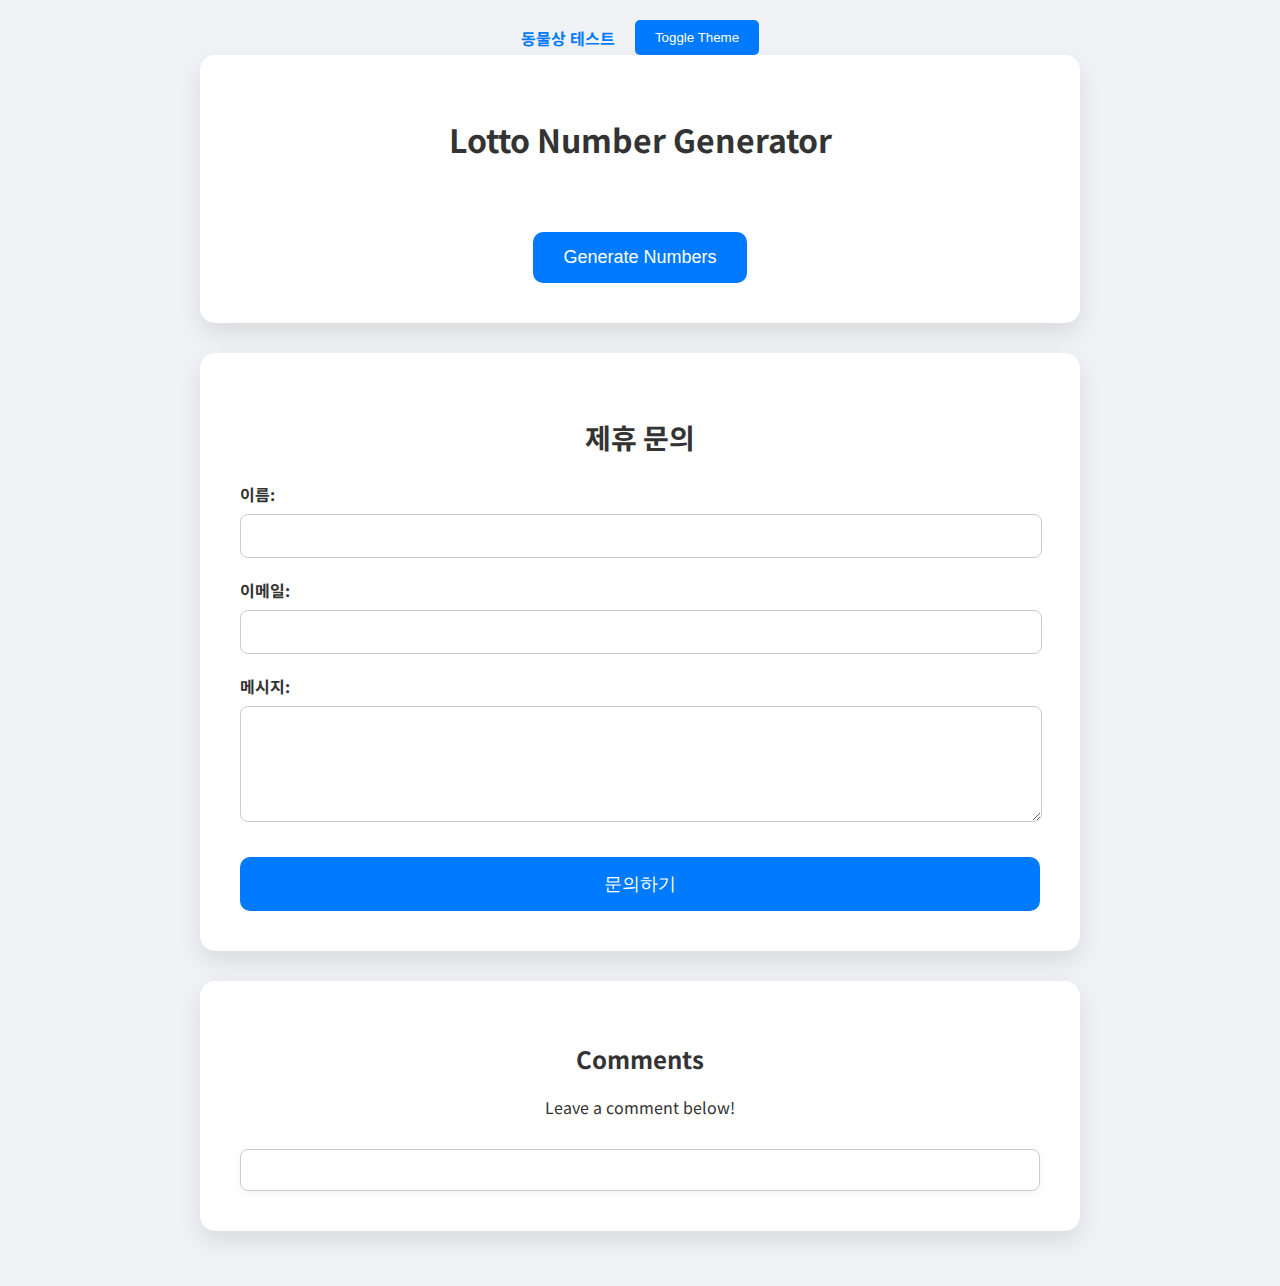
<file: index.html>
<!DOCTYPE html>
<html lang="en">
<head>
    <meta charset="UTF-8">
    <meta name="viewport" content="width=device-width, initial-scale=1.0">
    <title>Lotto Number Generator</title>
    <link rel="stylesheet" href="style.css">
</head>
<body>
    <div class="theme-toggle-container">
        <a href="animal_face_test.html" class="nav-link">동물상 테스트</a>
        <button id="theme-toggle">Toggle Theme</button>
    </div>
    <div class="container">
        <h1>Lotto Number Generator</h1>
        <div class="numbers-container">
        </div>
        <button class="generate-btn">Generate Numbers</button>
    </div>

    <div class="contact-form-container container">
        <h2>제휴 문의</h2>
        <form action="https://formspree.io/f/xojwnwbn" method="POST">
            <div class="form-group">
                <label for="name">이름:</label>
                <input type="text" id="name" name="name" required>
            </div>
            <div class="form-group">
                <label for="email">이메일:</label>
                <input type="email" id="email" name="email" required>
            </div>
            <div class="form-group">
                <label for="message">메시지:</label>
                <textarea id="message" name="message" rows="5" required></textarea>
            </div>
            <button type="submit" class="submit-btn">문의하기</button>
        </form>
    </div>

    <div class="comments-container container">
        <h2>Comments</h2>
        <p>Leave a comment below!</p>
        <div class="giscus-container">
            <script src="https://giscus.app/client.js"
                    data-repo="makrisk-rich/product-builder-makrisk"
                    data-repo-id="R_kgDORD2yjQ"
                    data-category="Announcements"
                    data-category-id="DIC_kwDORD2yjc4C1oVQ"
                    data-mapping="pathname"
                    data-strict="0"
                    data-reactions-enabled="1"
                    data-emit-metadata="0"
                    data-input-position="bottom"
                    data-theme="dark"
                    data-lang="ko"
                    crossorigin="anonymous"
                    async>
            </script>
        </div>
    </div>

    <script src="main.js"></script>
</body>
</html>
</file>
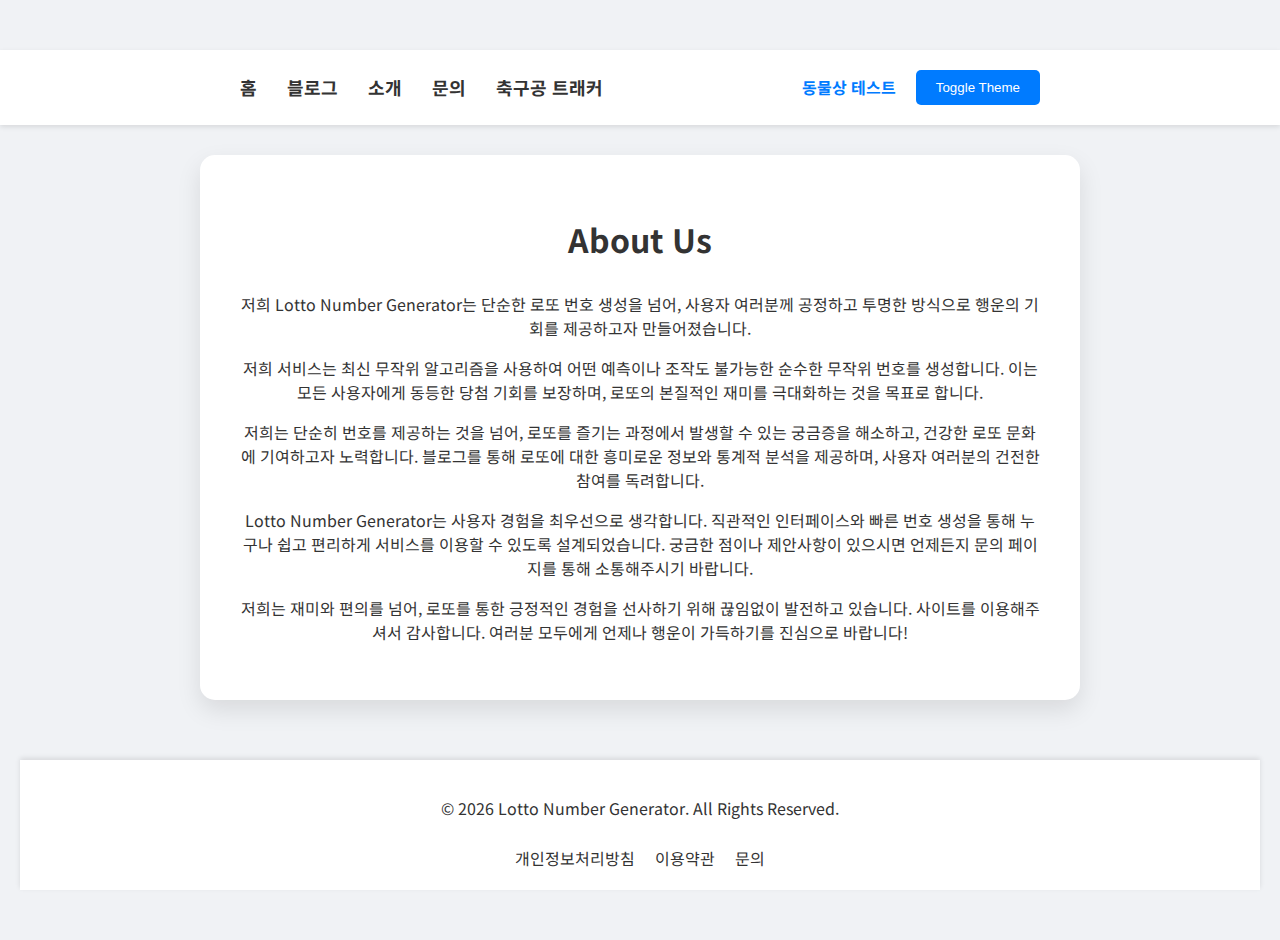
<file: about.html>
<!DOCTYPE html>
<html lang="ko">
<head>
    <meta charset="UTF-8">
    <meta name="viewport" content="width=device-width, initial-scale=1.0">
    <title>About Us - Lotto Number Generator</title>
    <link rel="stylesheet" href="style.css">
</head>
<body>
    <header>
        <div class="header-container">
            <nav>
                <ul>
                    <li><a href="index.html">홈</a></li>
                    <li><a href="blog.html">블로그</a></li>
                    <li><a href="about.html">소개</a></li>
                    <li><a href="contact.html">문의</a></li>
                    <li><a href="soccer_tracker.html">축구공 트래커</a></li>
                </ul>
            </nav>
            <div class="theme-toggle-container">
                <a href="animal_face_test.html" class="nav-link">동물상 테스트</a>
                <button id="theme-toggle">Toggle Theme</button>
            </div>
        </div>
    </header>
    <div class="container">
        <h1>About Us</h1>
        <p>저희 Lotto Number Generator는 단순한 로또 번호 생성을 넘어, 사용자 여러분께 공정하고 투명한 방식으로 행운의 기회를 제공하고자 만들어졌습니다.</p>
        <p>저희 서비스는 최신 무작위 알고리즘을 사용하여 어떤 예측이나 조작도 불가능한 순수한 무작위 번호를 생성합니다. 이는 모든 사용자에게 동등한 당첨 기회를 보장하며, 로또의 본질적인 재미를 극대화하는 것을 목표로 합니다.</p>
        <p>저희는 단순히 번호를 제공하는 것을 넘어, 로또를 즐기는 과정에서 발생할 수 있는 궁금증을 해소하고, 건강한 로또 문화에 기여하고자 노력합니다. 블로그를 통해 로또에 대한 흥미로운 정보와 통계적 분석을 제공하며, 사용자 여러분의 건전한 참여를 독려합니다.</p>
        <p>Lotto Number Generator는 사용자 경험을 최우선으로 생각합니다. 직관적인 인터페이스와 빠른 번호 생성을 통해 누구나 쉽고 편리하게 서비스를 이용할 수 있도록 설계되었습니다. 궁금한 점이나 제안사항이 있으시면 언제든지 문의 페이지를 통해 소통해주시기 바랍니다.</p>
        <p>저희는 재미와 편의를 넘어, 로또를 통한 긍정적인 경험을 선사하기 위해 끊임없이 발전하고 있습니다. 사이트를 이용해주셔서 감사합니다. 여러분 모두에게 언제나 행운이 가득하기를 진심으로 바랍니다!</p>
    </div>
    <footer>
        <div class="footer-container">
            <p>&copy; 2026 Lotto Number Generator. All Rights Reserved.</p>
            <ul>
                <li><a href="privacy.html">개인정보처리방침</a></li>
                <li><a href="terms.html">이용약관</a></li>
                <li><a href="contact.html">문의</a></li>
            </ul>
        </div>
    </footer>
    <script src="main.js"></script>
</body>
</html>
</file>
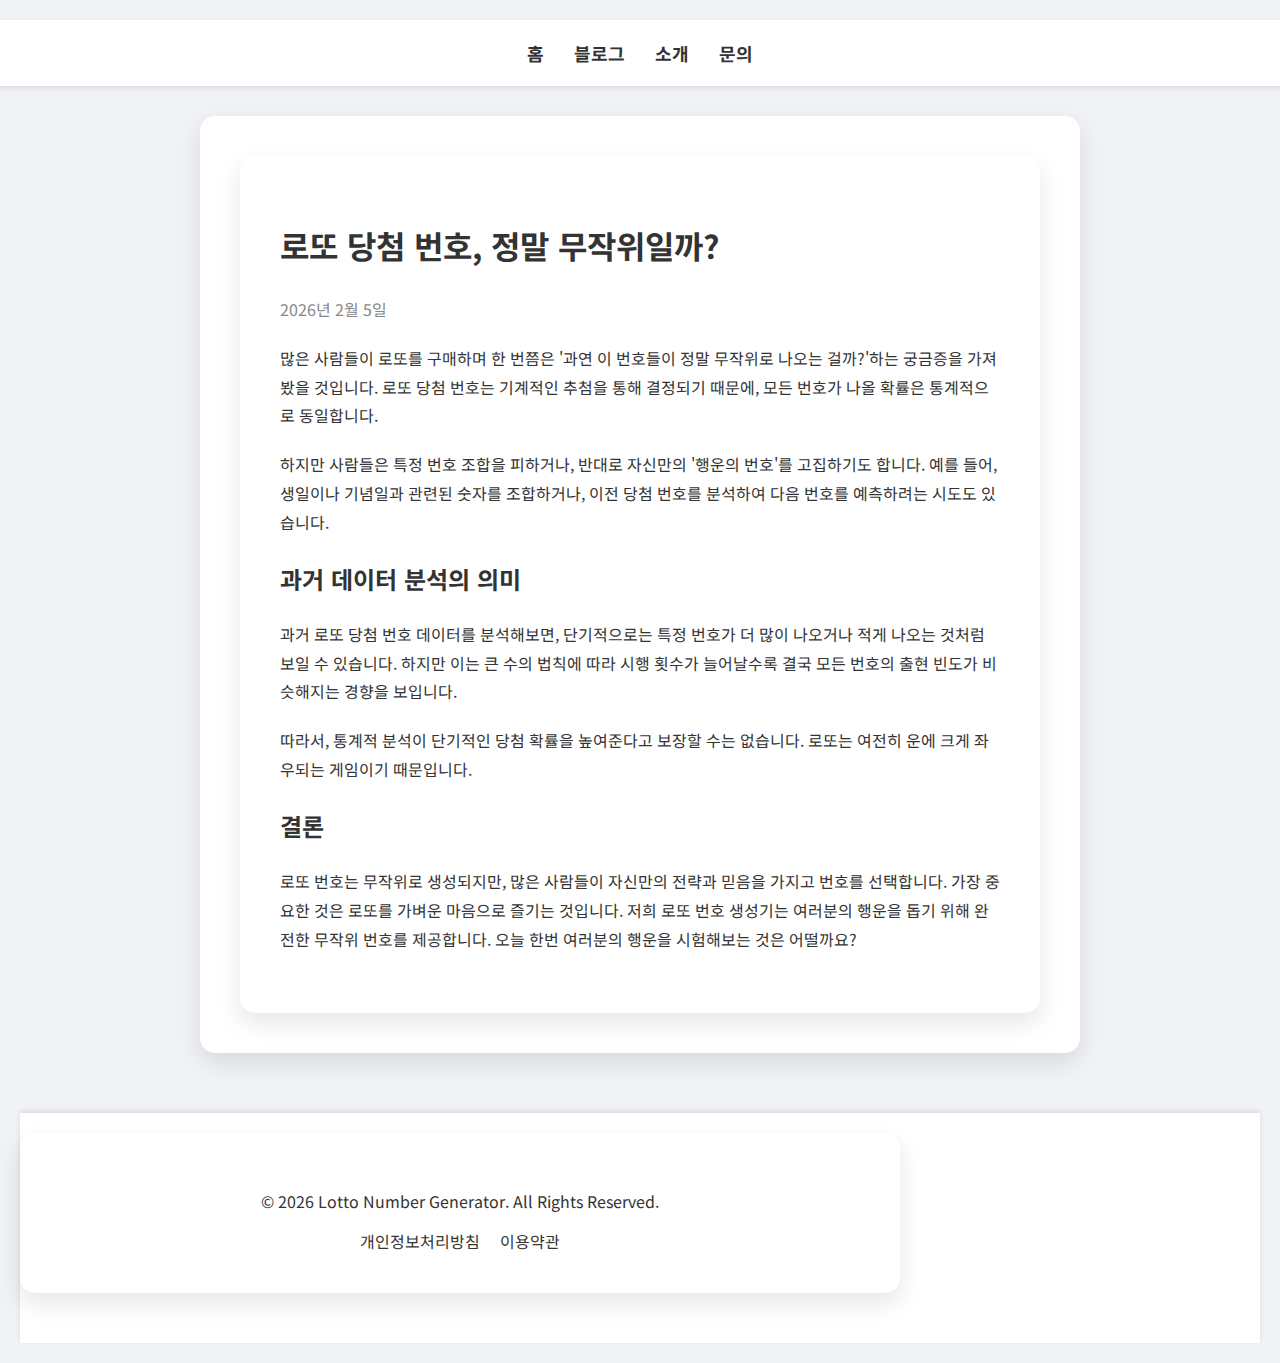
<file: blog-post-1.html>
<!DOCTYPE html>
<html lang="ko">
<head>
    <meta charset="UTF-8">
    <meta name="viewport" content="width=device-width, initial-scale=1.0">
    <title>로또 당첨 번호, 정말 무작위일까? - Lotto Number Generator</title>
    <link rel="stylesheet" href="style.css">
</head>
<body>
    <header>
        <nav>
            <ul>
                <li><a href="index.html">홈</a></li>
                <li><a href="blog.html">블로그</a></li>
                <li><a href="about.html">소개</a></li>
                <li><a href="contact.html">문의</a></li>
            </ul>
        </nav>
    </header>
    <div class="container">
        <article>
            <h1>로또 당첨 번호, 정말 무작위일까?</h1>
            <p><em>2026년 2월 5일</em></p>
            <p>많은 사람들이 로또를 구매하며 한 번쯤은 '과연 이 번호들이 정말 무작위로 나오는 걸까?'하는 궁금증을 가져봤을 것입니다. 로또 당첨 번호는 기계적인 추첨을 통해 결정되기 때문에, 모든 번호가 나올 확률은 통계적으로 동일합니다.</p>
            <p>하지만 사람들은 특정 번호 조합을 피하거나, 반대로 자신만의 '행운의 번호'를 고집하기도 합니다. 예를 들어, 생일이나 기념일과 관련된 숫자를 조합하거나, 이전 당첨 번호를 분석하여 다음 번호를 예측하려는 시도도 있습니다.</p>
            <h2>과거 데이터 분석의 의미</h2>
            <p>과거 로또 당첨 번호 데이터를 분석해보면, 단기적으로는 특정 번호가 더 많이 나오거나 적게 나오는 것처럼 보일 수 있습니다. 하지만 이는 큰 수의 법칙에 따라 시행 횟수가 늘어날수록 결국 모든 번호의 출현 빈도가 비슷해지는 경향을 보입니다.</p>
            <p>따라서, 통계적 분석이 단기적인 당첨 확률을 높여준다고 보장할 수는 없습니다. 로또는 여전히 운에 크게 좌우되는 게임이기 때문입니다.</p>
            <h2>결론</h2>
            <p>로또 번호는 무작위로 생성되지만, 많은 사람들이 자신만의 전략과 믿음을 가지고 번호를 선택합니다. 가장 중요한 것은 로또를 가벼운 마음으로 즐기는 것입니다. 저희 로또 번호 생성기는 여러분의 행운을 돕기 위해 완전한 무작위 번호를 제공합니다. 오늘 한번 여러분의 행운을 시험해보는 것은 어떨까요?</p>
        </article>
    </div>
    <footer>
        <div class="container">
            <p>&copy; 2026 Lotto Number Generator. All Rights Reserved.</p>
            <ul>
                <li><a href="privacy.html">개인정보처리방침</a></li>
                <li><a href="terms.html">이용약관</a></li>
            </ul>
        </div>
    </footer>
</body>
</html>
</file>
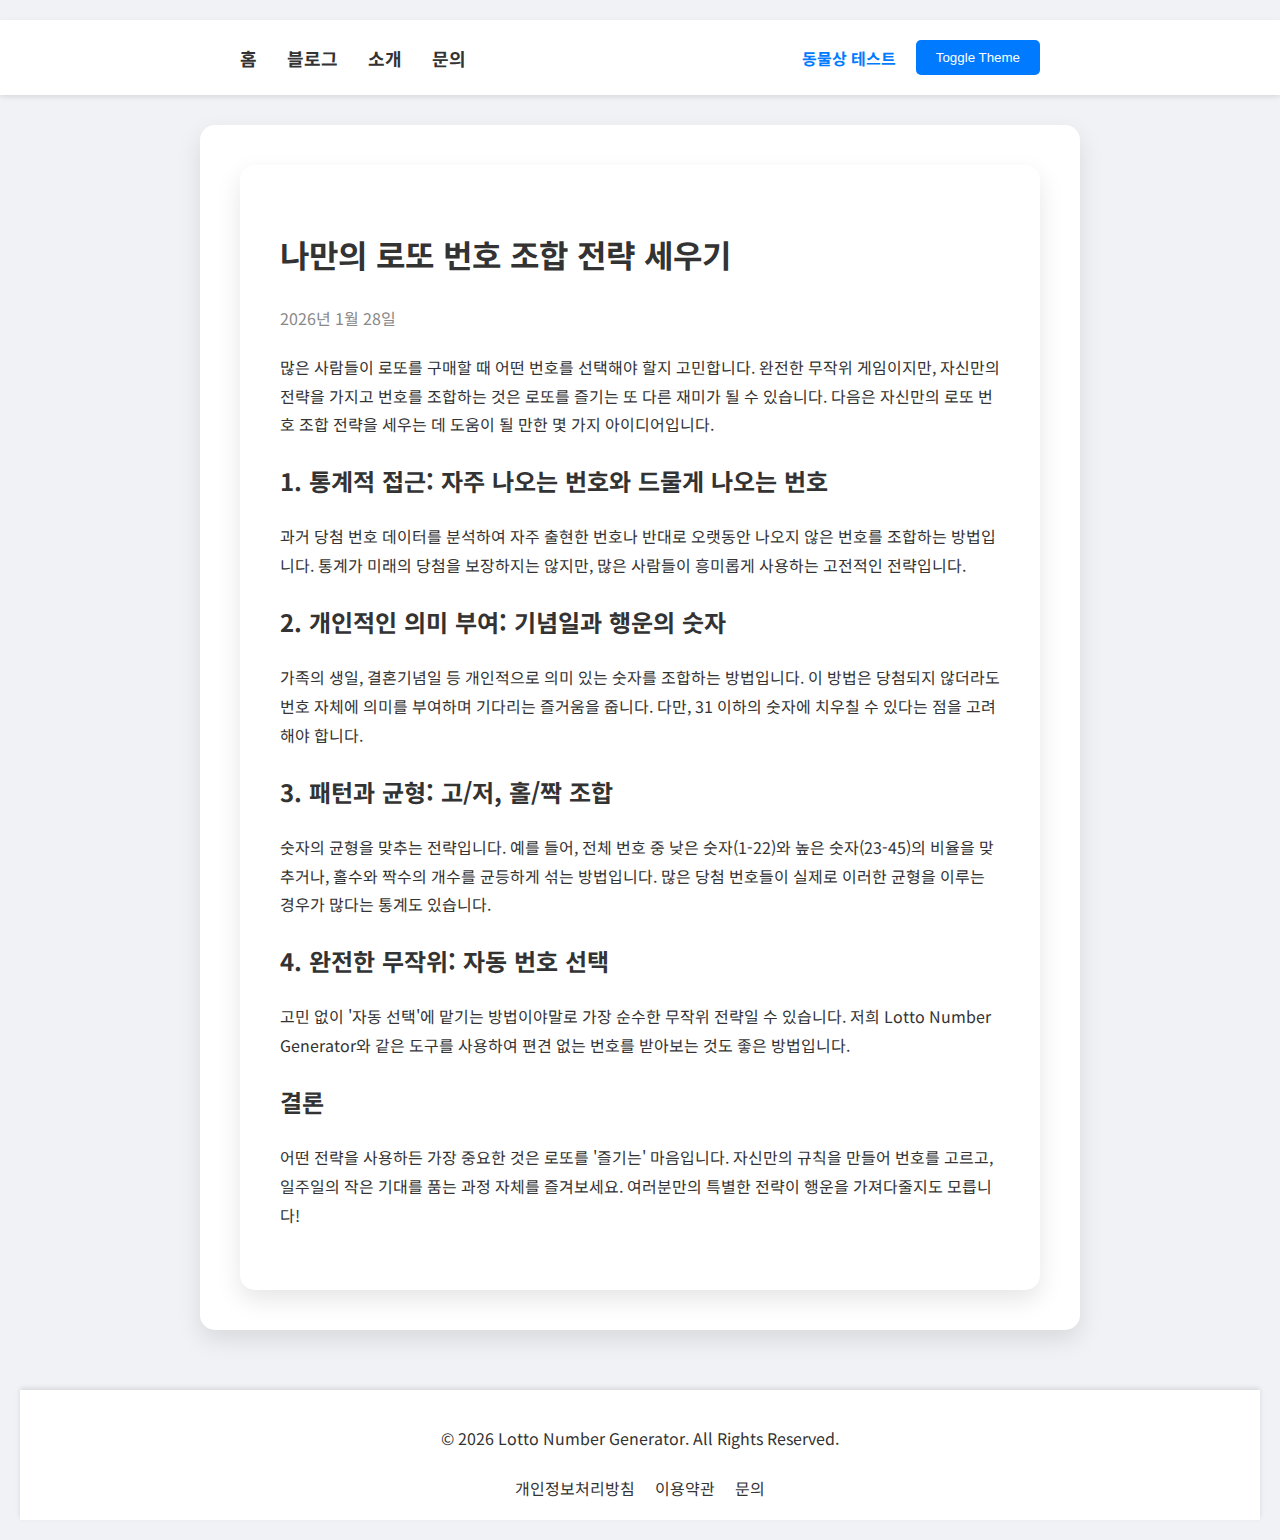
<file: blog-post-2.html>
<!DOCTYPE html>
<html lang="ko">
<head>
    <meta charset="UTF-8">
    <meta name="viewport" content="width=device-width, initial-scale=1.0">
    <title>나만의 로또 번호 조합 전략 세우기 - Lotto Number Generator</title>
    <link rel="stylesheet" href="style.css">
</head>
<body>
    <header>
        <div class="header-container">
            <nav>
                <ul>
                    <li><a href="index.html">홈</a></li>
                    <li><a href="blog.html">블로그</a></li>
                    <li><a href="about.html">소개</a></li>
                    <li><a href="contact.html">문의</a></li>
                </ul>
            </nav>
            <div class="theme-toggle-container">
                <a href="animal_face_test.html" class="nav-link">동물상 테스트</a>
                <button id="theme-toggle">Toggle Theme</button>
            </div>
        </div>
    </header>
    <div class="container">
        <article>
            <h1>나만의 로또 번호 조합 전략 세우기</h1>
            <p><em>2026년 1월 28일</em></p>
            <p>많은 사람들이 로또를 구매할 때 어떤 번호를 선택해야 할지 고민합니다. 완전한 무작위 게임이지만, 자신만의 전략을 가지고 번호를 조합하는 것은 로또를 즐기는 또 다른 재미가 될 수 있습니다. 다음은 자신만의 로또 번호 조합 전략을 세우는 데 도움이 될 만한 몇 가지 아이디어입니다.</p>
            
            <h2>1. 통계적 접근: 자주 나오는 번호와 드물게 나오는 번호</h2>
            <p>과거 당첨 번호 데이터를 분석하여 자주 출현한 번호나 반대로 오랫동안 나오지 않은 번호를 조합하는 방법입니다. 통계가 미래의 당첨을 보장하지는 않지만, 많은 사람들이 흥미롭게 사용하는 고전적인 전략입니다.</p>

            <h2>2. 개인적인 의미 부여: 기념일과 행운의 숫자</h2>
            <p>가족의 생일, 결혼기념일 등 개인적으로 의미 있는 숫자를 조합하는 방법입니다. 이 방법은 당첨되지 않더라도 번호 자체에 의미를 부여하며 기다리는 즐거움을 줍니다. 다만, 31 이하의 숫자에 치우칠 수 있다는 점을 고려해야 합니다.</p>

            <h2>3. 패턴과 균형: 고/저, 홀/짝 조합</h2>
            <p>숫자의 균형을 맞추는 전략입니다. 예를 들어, 전체 번호 중 낮은 숫자(1-22)와 높은 숫자(23-45)의 비율을 맞추거나, 홀수와 짝수의 개수를 균등하게 섞는 방법입니다. 많은 당첨 번호들이 실제로 이러한 균형을 이루는 경우가 많다는 통계도 있습니다.</p>

            <h2>4. 완전한 무작위: 자동 번호 선택</h2>
            <p>고민 없이 '자동 선택'에 맡기는 방법이야말로 가장 순수한 무작위 전략일 수 있습니다. 저희 Lotto Number Generator와 같은 도구를 사용하여 편견 없는 번호를 받아보는 것도 좋은 방법입니다.</p>

            <h2>결론</h2>
            <p>어떤 전략을 사용하든 가장 중요한 것은 로또를 '즐기는' 마음입니다. 자신만의 규칙을 만들어 번호를 고르고, 일주일의 작은 기대를 품는 과정 자체를 즐겨보세요. 여러분만의 특별한 전략이 행운을 가져다줄지도 모릅니다!</p>
        </article>
    </div>
    <footer>
        <div class="footer-container">
            <p>&copy; 2026 Lotto Number Generator. All Rights Reserved.</p>
            <ul>
                <li><a href="privacy.html">개인정보처리방침</a></li>
                <li><a href="terms.html">이용약관</a></li>
                <li><a href="contact.html">문의</a></li>
            </ul>
        </div>
    </footer>
    <script src="main.js"></script>
</body>
</html>
</file>
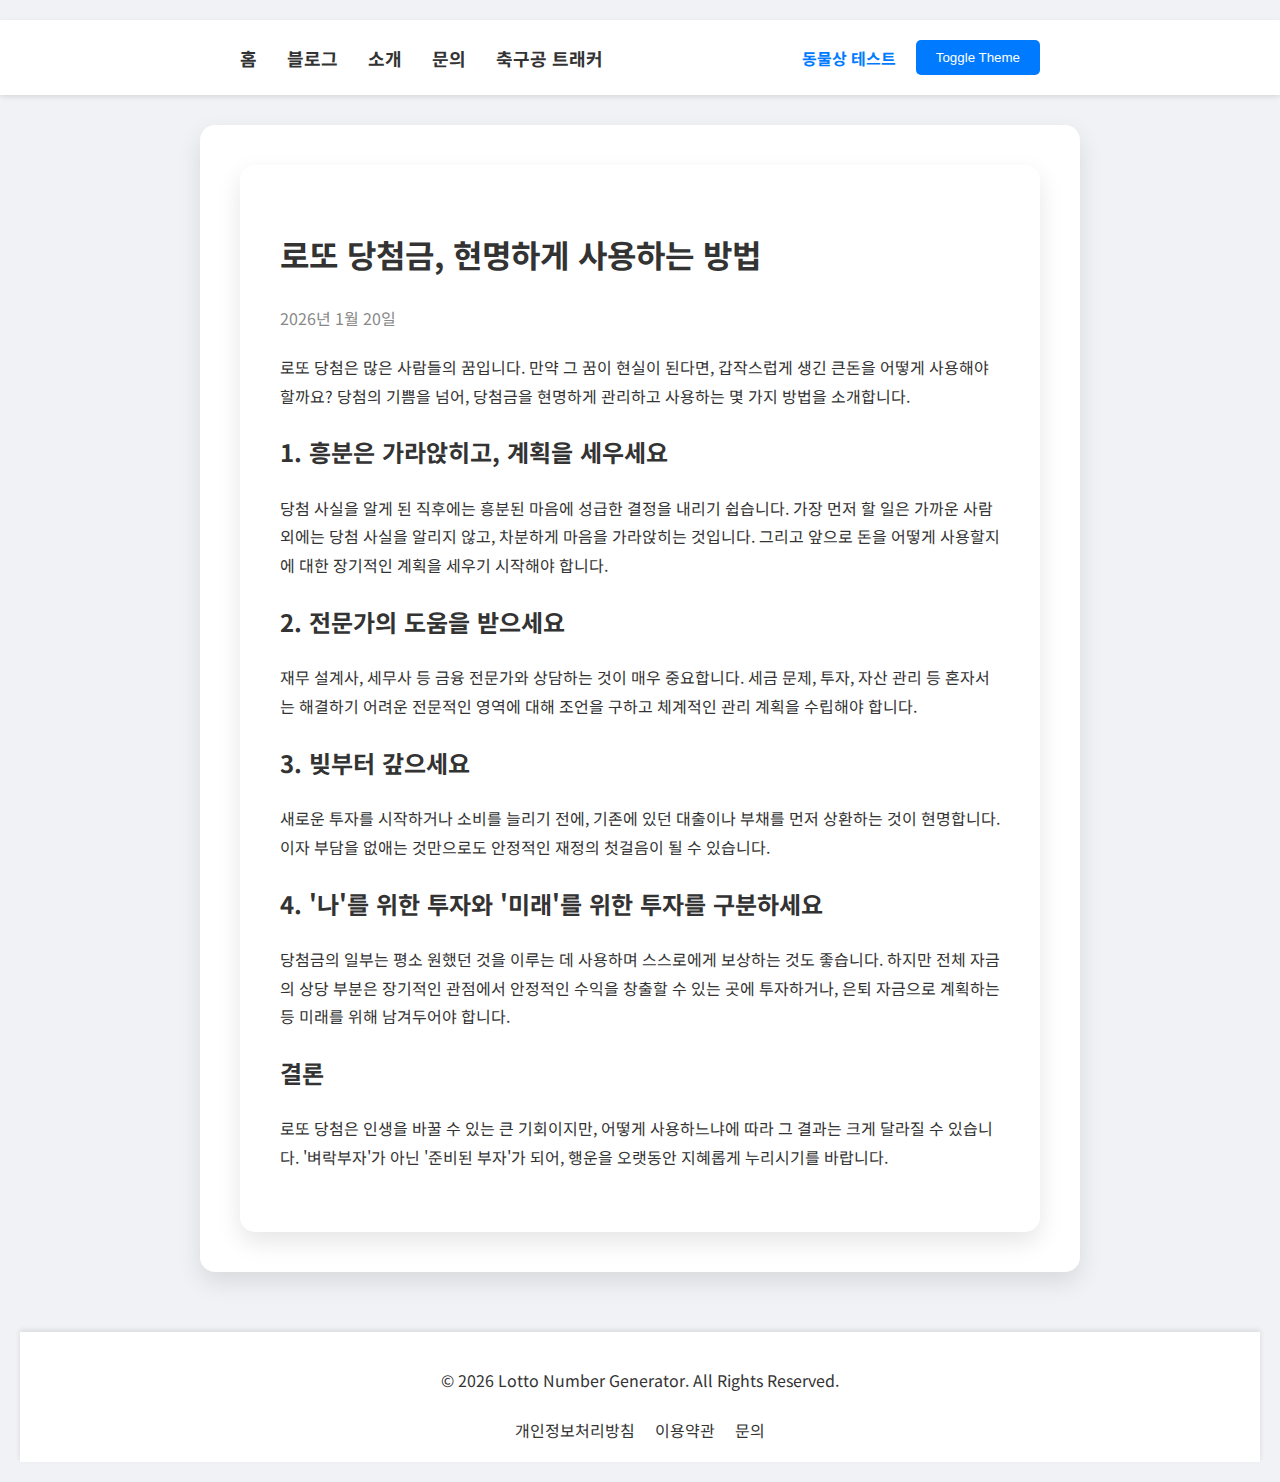
<file: blog-post-3.html>
<!DOCTYPE html>
<html lang="ko">
<head>
    <meta charset="UTF-8">
    <meta name="viewport" content="width=device-width, initial-scale=1.0">
    <title>로또 당첨금, 현명하게 사용하는 방법 - Lotto Number Generator</title>
    <link rel="stylesheet" href="style.css">
</head>
<body>
    <header>
        <div class="header-container">
            <nav>
                <ul>
                    <li><a href="index.html">홈</a></li>
                    <li><a href="blog.html">블로그</a></li>
                    <li><a href="about.html">소개</a></li>
                    <li><a href="contact.html">문의</a></li>
                    <li><a href="soccer_tracker.html">축구공 트래커</a></li>
                </ul>
            </nav>
            <div class="theme-toggle-container">
                <a href="animal_face_test.html" class="nav-link">동물상 테스트</a>
                <button id="theme-toggle">Toggle Theme</button>
            </div>
        </div>
    </header>
    <div class="container">
        <article>
            <h1>로또 당첨금, 현명하게 사용하는 방법</h1>
            <p><em>2026년 1월 20일</em></p>
            <p>로또 당첨은 많은 사람들의 꿈입니다. 만약 그 꿈이 현실이 된다면, 갑작스럽게 생긴 큰돈을 어떻게 사용해야 할까요? 당첨의 기쁨을 넘어, 당첨금을 현명하게 관리하고 사용하는 몇 가지 방법을 소개합니다.</p>
            
            <h2>1. 흥분은 가라앉히고, 계획을 세우세요</h2>
            <p>당첨 사실을 알게 된 직후에는 흥분된 마음에 성급한 결정을 내리기 쉽습니다. 가장 먼저 할 일은 가까운 사람 외에는 당첨 사실을 알리지 않고, 차분하게 마음을 가라앉히는 것입니다. 그리고 앞으로 돈을 어떻게 사용할지에 대한 장기적인 계획을 세우기 시작해야 합니다.</p>

            <h2>2. 전문가의 도움을 받으세요</h2>
            <p>재무 설계사, 세무사 등 금융 전문가와 상담하는 것이 매우 중요합니다. 세금 문제, 투자, 자산 관리 등 혼자서는 해결하기 어려운 전문적인 영역에 대해 조언을 구하고 체계적인 관리 계획을 수립해야 합니다.</p>

            <h2>3. 빚부터 갚으세요</h2>
            <p>새로운 투자를 시작하거나 소비를 늘리기 전에, 기존에 있던 대출이나 부채를 먼저 상환하는 것이 현명합니다. 이자 부담을 없애는 것만으로도 안정적인 재정의 첫걸음이 될 수 있습니다.</p>

            <h2>4. '나'를 위한 투자와 '미래'를 위한 투자를 구분하세요</h2>
            <p>당첨금의 일부는 평소 원했던 것을 이루는 데 사용하며 스스로에게 보상하는 것도 좋습니다. 하지만 전체 자금의 상당 부분은 장기적인 관점에서 안정적인 수익을 창출할 수 있는 곳에 투자하거나, 은퇴 자금으로 계획하는 등 미래를 위해 남겨두어야 합니다.</p>

            <h2>결론</h2>
            <p>로또 당첨은 인생을 바꿀 수 있는 큰 기회이지만, 어떻게 사용하느냐에 따라 그 결과는 크게 달라질 수 있습니다. '벼락부자'가 아닌 '준비된 부자'가 되어, 행운을 오랫동안 지혜롭게 누리시기를 바랍니다.</p>
        </article>
    </div>
    <footer>
        <div class="footer-container">
            <p>&copy; 2026 Lotto Number Generator. All Rights Reserved.</p>
            <ul>
                <li><a href="privacy.html">개인정보처리방침</a></li>
                <li><a href="terms.html">이용약관</a></li>
                <li><a href="contact.html">문의</a></li>
            </ul>
        </div>
    </footer>
    <script src="main.js"></script>
</body>
</html>
</file>
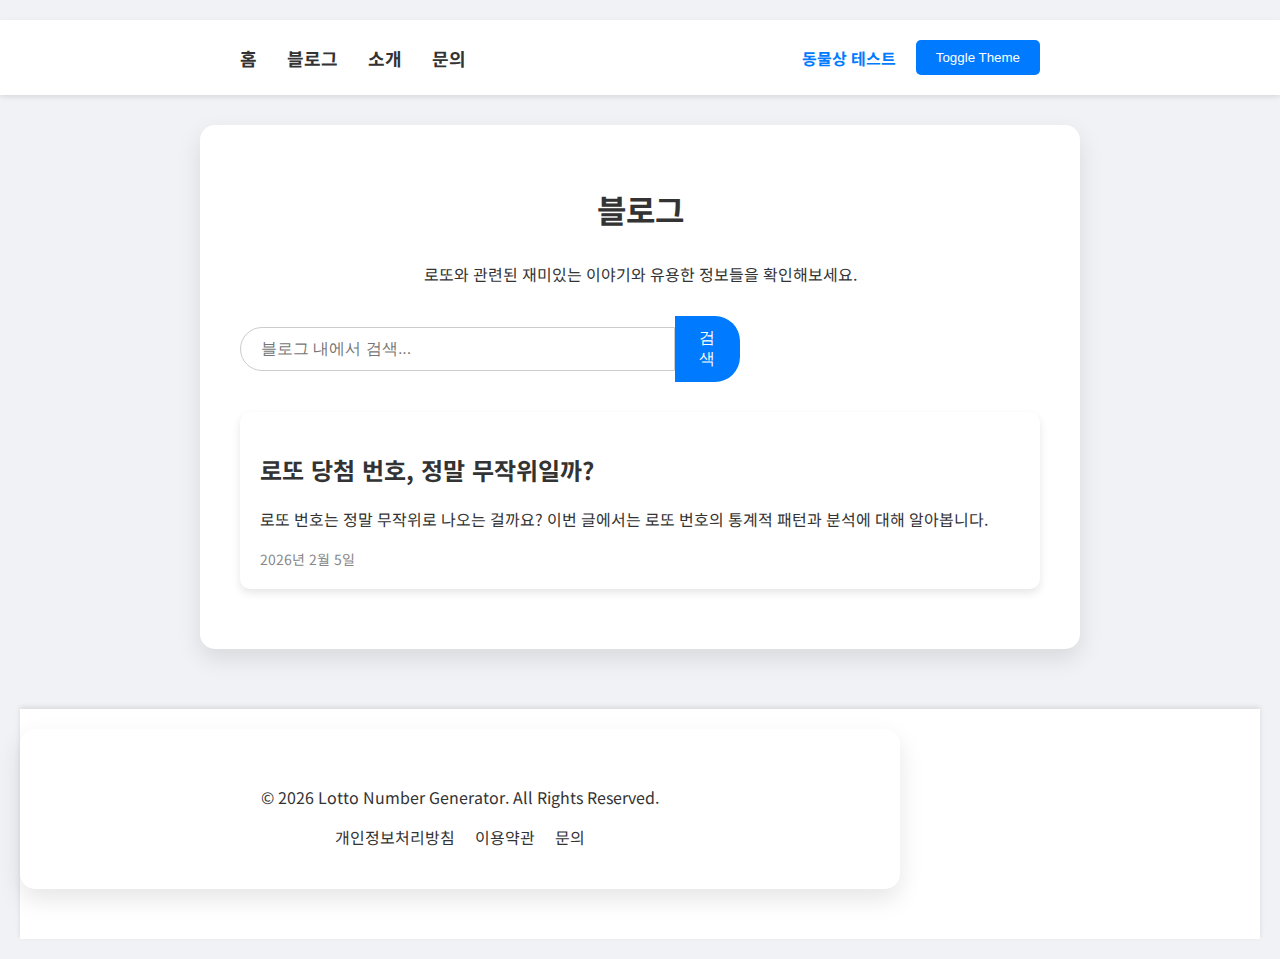
<file: blog.html>
<!DOCTYPE html>
<html lang="ko">
<head>
    <meta charset="UTF-8">
    <meta name="viewport" content="width=device-width, initial-scale=1.0">
    <title>블로그 - Lotto Number Generator</title>
    <link rel="stylesheet" href="style.css">
</head>
<body>
    <header>
        <div class="header-container">
            <nav>
                <ul>
                    <li><a href="index.html">홈</a></li>
                    <li><a href="blog.html">블로그</a></li>
                    <li><a href="about.html">소개</a></li>
                    <li><a href="contact.html">문의</a></li>
                </ul>
            </nav>
            <div class="theme-toggle-container">
                <a href="animal_face_test.html" class="nav-link">동물상 테스트</a>
                <button id="theme-toggle">Toggle Theme</button>
            </div>
        </div>
    </header>
    <div class="container">
        <h1>블로그</h1>
        <p>로또와 관련된 재미있는 이야기와 유용한 정보들을 확인해보세요.</p>
        <div class="search-bar-container">
            <input type="text" id="blog-search" placeholder="블로그 내에서 검색...">
            <button id="search-btn">검색</button>
        </div>
        <div class="blog-list">
            <div class="blog-post-summary">
                <h2><a href="blog-post-1.html">로또 당첨 번호, 정말 무작위일까?</a></h2>
                <p>로또 번호는 정말 무작위로 나오는 걸까요? 이번 글에서는 로또 번호의 통계적 패턴과 분석에 대해 알아봅니다.</p>
                <span>2026년 2월 5일</span>
            </div>
        </div>
    </div>
    <footer>
        <div class="container">
            <p>&copy; 2026 Lotto Number Generator. All Rights Reserved.</p>
            <ul>
                <li><a href="privacy.html">개인정보처리방침</a></li>
                <li><a href="terms.html">이용약관</a></li>
                <li><a href="contact.html">문의</a></li>
            </ul>
        </div>
    </footer>
</body>
</html>
</file>
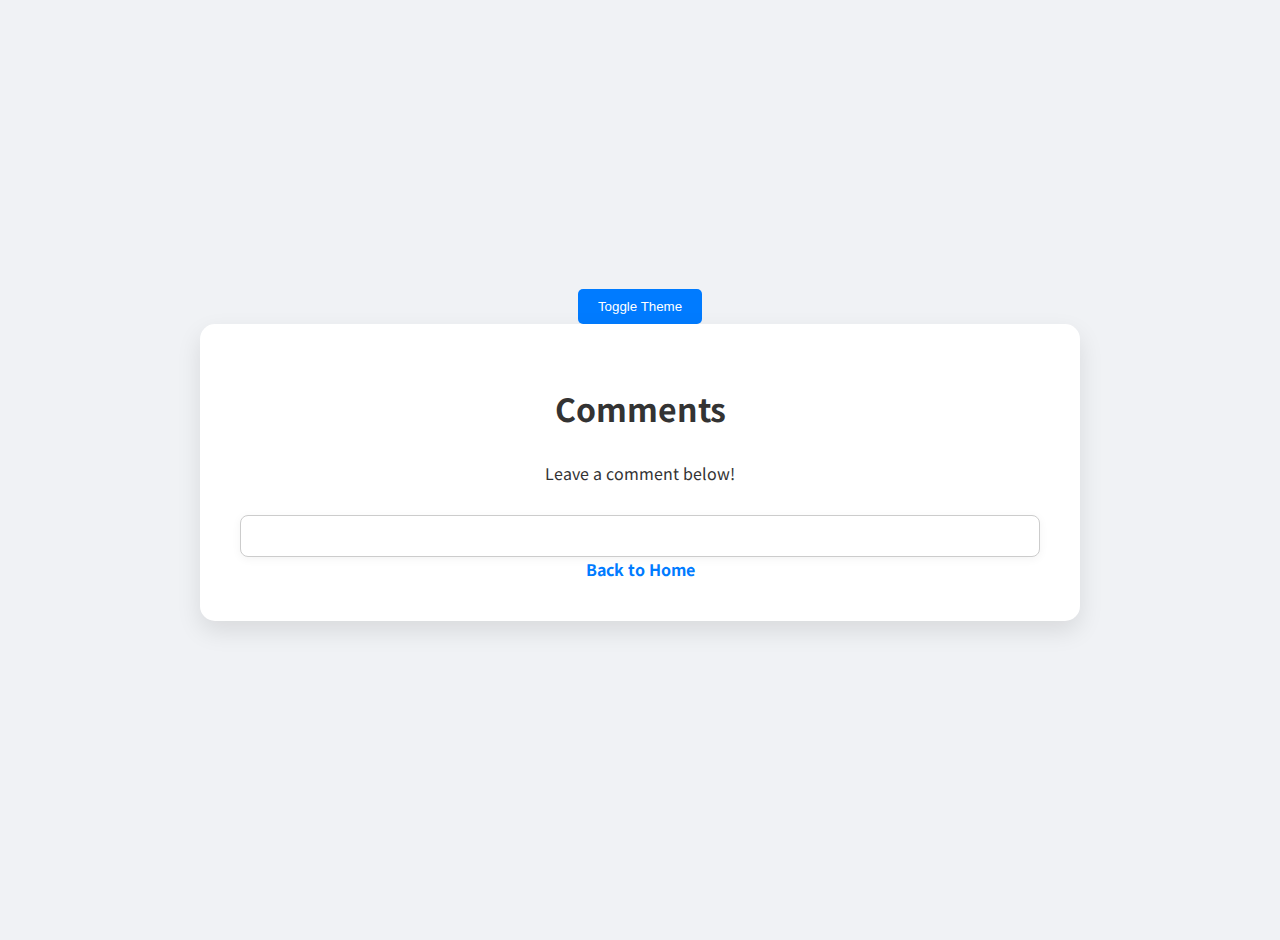
<file: comments.html>
<!DOCTYPE html>
<html lang="en">
<head>
    <meta charset="UTF-8">
    <meta name="viewport" content="width=device-width, initial-scale=1.0">
    <title>Comments</title>
    <link rel="stylesheet" href="style.css">
</head>
<body>
    <div class="theme-toggle-container">
        <button id="theme-toggle">Toggle Theme</button>
    </div>
    <div class="container">
        <h1>Comments</h1>
        <p>Leave a comment below!</p>
        <div class="giscus-container">
            <script src="https://giscus.app/client.js"
                data-repo="makrisk-rich/product-builder-makrisk"
                data-repo-id="R_kgDOL8S2aA"
                data-category="Announcements"
                data-category-id="DIC_kwDOL8S2aM4Ce6aU"
                data-mapping="pathname"
                data-strict="0"
                data-reactions-enabled="1"
                data-emit-metadata="0"
                data-input-position="bottom"
                data-theme="preferred_color_scheme"
                data-lang="ko"
                crossorigin="anonymous"
                async>
            </script>
        </div>
        <a href="index.html" class="nav-link">Back to Home</a>
    </div>
    <script>
        // Basic theme-switching logic for giscus
        document.addEventListener('DOMContentLoaded', () => {
            const themeToggle = document.getElementById('theme-toggle');
            
            function setGiscusTheme(theme) {
                const giscus = document.querySelector('iframe.giscus-frame');
                if (giscus) {
                    giscus.contentWindow.postMessage({ giscus: { setTheme: theme } }, 'https://giscus.app');
                }
            }

            function applyTheme() {
                const savedTheme = localStorage.getItem('theme') || 'light';
                const isDarkMode = savedTheme === 'dark';
                document.body.classList.toggle('dark-mode', isDarkMode);
                setGiscusTheme(isDarkMode ? 'dark' : 'light');
            }

            // Set initial theme
            applyTheme();
            
            // Listen for our app's theme changes
            if(themeToggle){
                themeToggle.addEventListener('click', () => {
                    const isDarkMode = document.body.classList.toggle('dark-mode');
                    const newTheme = isDarkMode ? 'dark' : 'light';
                    localStorage.setItem('theme', newTheme);
                    setGiscusTheme(newTheme);
                });
            }
        });
    </script>
</body>
</html>
</file>
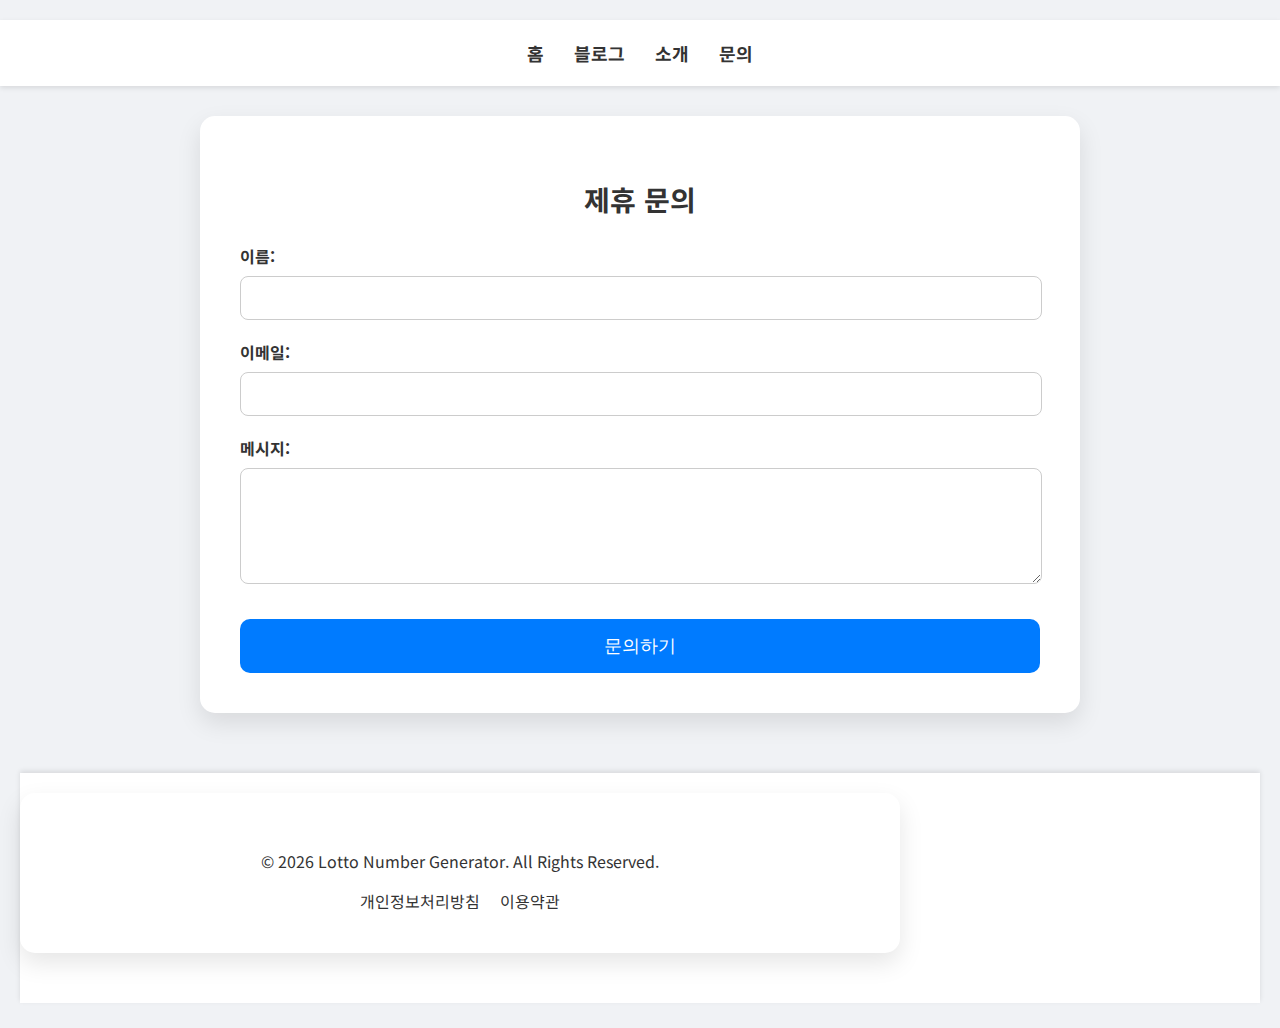
<file: contact.html>
<!DOCTYPE html>
<html lang="ko">
<head>
    <meta charset="UTF-8">
    <meta name="viewport" content="width=device-width, initial-scale=1.0">
    <title>문의 - Lotto Number Generator</title>
    <link rel="stylesheet" href="style.css">
</head>
<body>
    <header>
        <nav>
            <ul>
                <li><a href="index.html">홈</a></li>
                <li><a href="blog.html">블로그</a></li>
                <li><a href="about.html">소개</a></li>
                <li><a href="contact.html">문의</a></li>
            </ul>
        </nav>
    </header>
    <div class="contact-form-container container">
        <h2>제휴 문의</h2>
        <form action="https://formspree.io/f/xojwnwbn" method="POST">
            <div class="form-group">
                <label for="name">이름:</label>
                <input type="text" id="name" name="name" required>
            </div>
            <div class="form-group">
                <label for="email">이메일:</label>
                <input type="email" id="email" name="email" required>
            </div>
            <div class="form-group">
                <label for="message">메시지:</label>
                <textarea id="message" name="message" rows="5" required></textarea>
            </div>
            <button type="submit" class="submit-btn">문의하기</button>
        </form>
    </div>
    <footer>
        <div class="container">
            <p>&copy; 2026 Lotto Number Generator. All Rights Reserved.</p>
            <ul>
                <li><a href="privacy.html">개인정보처리방침</a></li>
                <li><a href="terms.html">이용약관</a></li>
            </ul>
        </div>
    </footer>
</body>
</html>
</file>
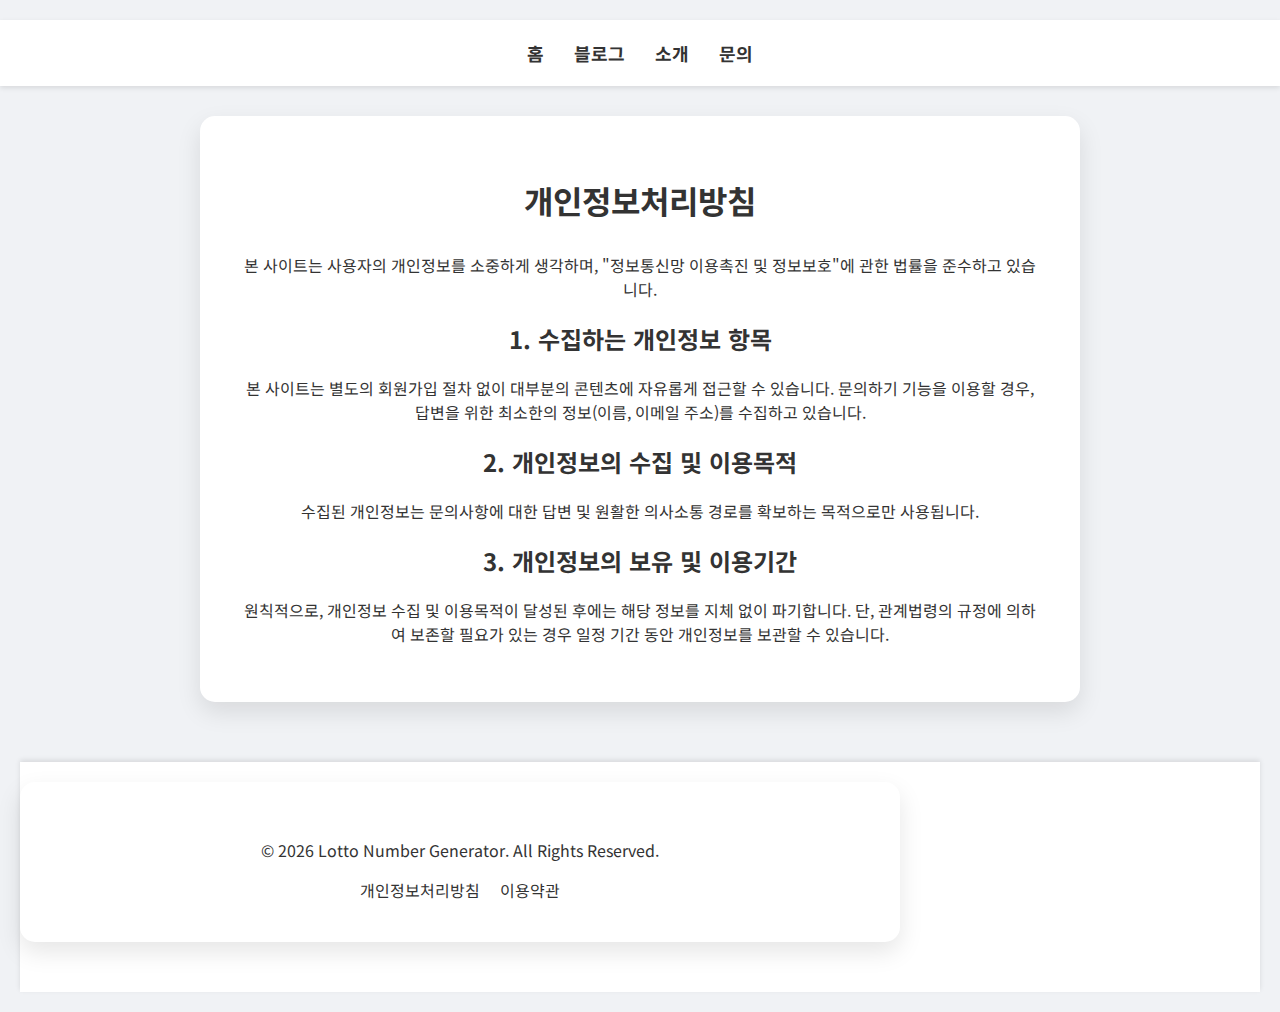
<file: privacy.html>
<!DOCTYPE html>
<html lang="ko">
<head>
    <meta charset="UTF-8">
    <meta name="viewport" content="width=device-width, initial-scale=1.0">
    <title>개인정보처리방침 - Lotto Number Generator</title>
    <link rel="stylesheet" href="style.css">
</head>
<body>
    <header>
        <nav>
            <ul>
                <li><a href="index.html">홈</a></li>
                <li><a href="blog.html">블로그</a></li>
                <li><a href="about.html">소개</a></li>
                <li><a href="contact.html">문의</a></li>
            </ul>
        </nav>
    </header>
    <div class="container">
        <h1>개인정보처리방침</h1>
        <p>본 사이트는 사용자의 개인정보를 소중하게 생각하며, "정보통신망 이용촉진 및 정보보호"에 관한 법률을 준수하고 있습니다.</p>
        <h2>1. 수집하는 개인정보 항목</h2>
        <p>본 사이트는 별도의 회원가입 절차 없이 대부분의 콘텐츠에 자유롭게 접근할 수 있습니다. 문의하기 기능을 이용할 경우, 답변을 위한 최소한의 정보(이름, 이메일 주소)를 수집하고 있습니다.</p>
        <h2>2. 개인정보의 수집 및 이용목적</h2>
        <p>수집된 개인정보는 문의사항에 대한 답변 및 원활한 의사소통 경로를 확보하는 목적으로만 사용됩니다.</p>
        <h2>3. 개인정보의 보유 및 이용기간</h2>
        <p>원칙적으로, 개인정보 수집 및 이용목적이 달성된 후에는 해당 정보를 지체 없이 파기합니다. 단, 관계법령의 규정에 의하여 보존할 필요가 있는 경우 일정 기간 동안 개인정보를 보관할 수 있습니다.</p>
    </div>
    <footer>
        <div class="container">
            <p>&copy; 2026 Lotto Number Generator. All Rights Reserved.</p>
            <ul>
                <li><a href="privacy.html">개인정보처리방침</a></li>
                <li><a href="terms.html">이용약관</a></li>
            </ul>
        </div>
    </footer>
</body>
</html>
</file>
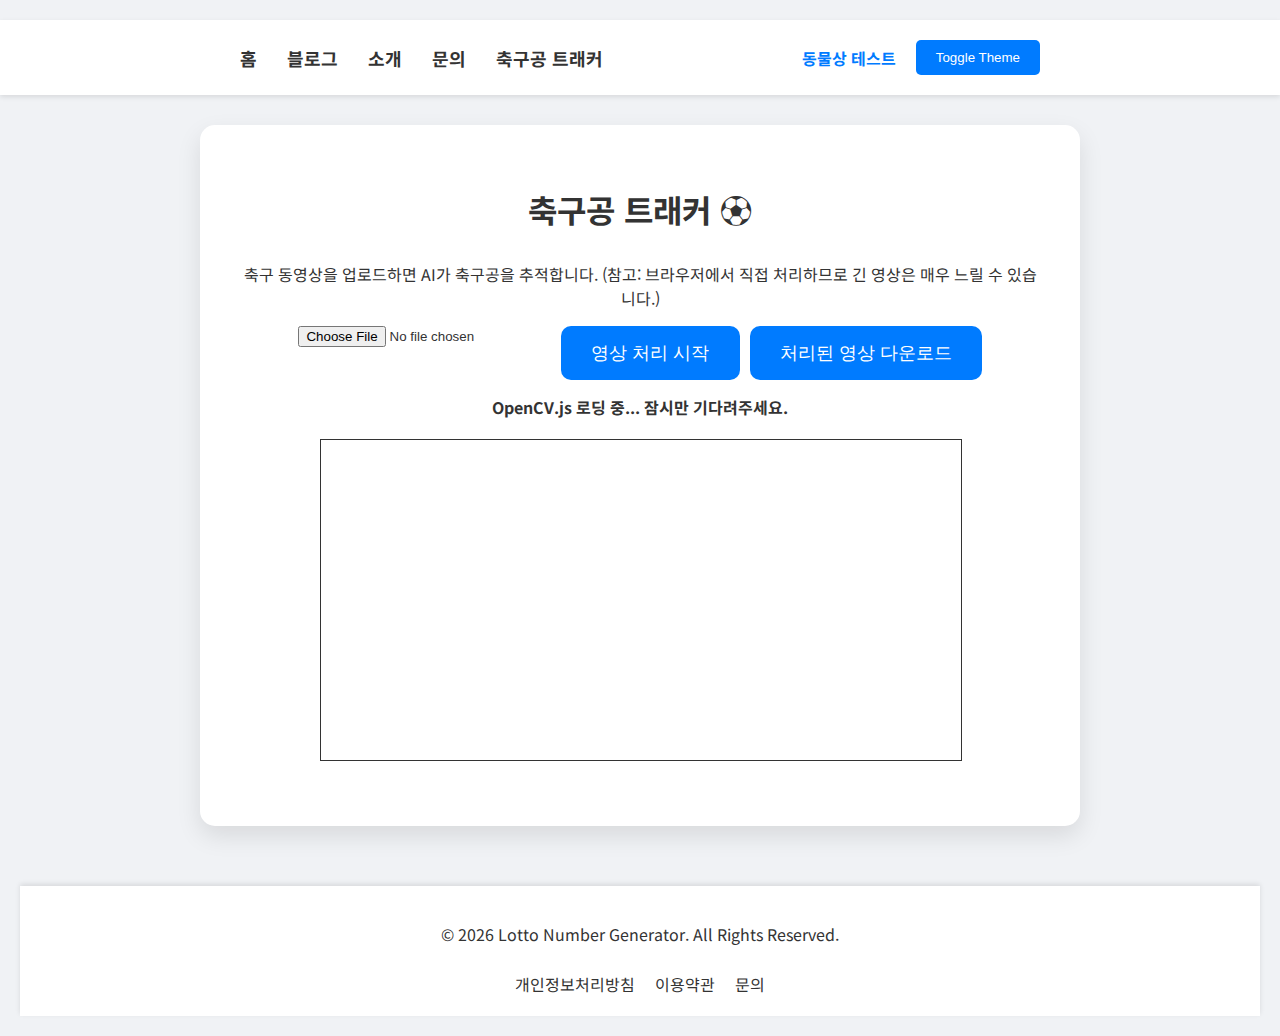
<file: soccer_tracker.html>
<!DOCTYPE html>
<html lang="ko">
<head>
    <meta charset="UTF-8">
    <meta name="viewport" content="width=device-width, initial-scale=1.0">
    <title>축구공 트래커 - Lotto Number Generator</title>
    <link rel="stylesheet" href="style.css">
    <style>
        .video-container {
            position: relative;
            margin: 20px auto;
            max-width: 640px;
        }
        #videoCanvas {
            width: 100%;
            border: 1px solid var(--text-color);
        }
        #videoPlayer {
            display: none;
        }
        .controls {
            margin-top: 10px;
            display: flex;
            flex-wrap: wrap;
            gap: 10px;
            justify-content: center;
        }
        .status {
            margin-top: 15px;
            font-weight: bold;
            text-align: center;
        }
    </style>
</head>
<body>
    <header>
        <div class="header-container">
            <nav>
                <ul>
                    <li><a href="index.html">홈</a></li>
                    <li><a href="blog.html">블로그</a></li>
                    <li><a href="about.html">소개</a></li>
                    <li><a href="contact.html">문의</a></li>
                    <li><a href="soccer_tracker.html">축구공 트래커</a></li>
                </ul>
            </nav>
            <div class="theme-toggle-container">
                <a href="animal_face_test.html" class="nav-link">동물상 테스트</a>
                <button id="theme-toggle">Toggle Theme</button>
            </div>
        </div>
    </header>
    <div class="container">
        <h1>축구공 트래커 ⚽</h1>
        <p>축구 동영상을 업로드하면 AI가 축구공을 추적합니다. (참고: 브라우저에서 직접 처리하므로 긴 영상은 매우 느릴 수 있습니다.)</p>
        
        <div class="controls">
            <input type="file" id="videoUpload" accept="video/*">
            <button id="processBtn" class="generate-btn" disabled>영상 처리 시작</button>
            <button id="downloadBtn" class="generate-btn" disabled>처리된 영상 다운로드</button>
        </div>

        <p id="status" class="status">OpenCV.js 로딩 중... 잠시만 기다려주세요. <span id="progressPercent"></span></p>

        <div class="video-container">
            <video id="videoPlayer" controls></video>
            <canvas id="videoCanvas"></canvas>
        </div>
    </div>

    <footer>
        <div class="footer-container">
            <p>&copy; 2026 Lotto Number Generator. All Rights Reserved.</p>
            <ul>
                <li><a href="privacy.html">개인정보처리방침</a></li>
                <li><a href="terms.html">이용약관</a></li>
                <li><a href="contact.html">문의</a></li>
            </ul>
        </div>
    </footer>

    <script async src="https://docs.opencv.org/4.5.4/opencv.js" onload="onOpenCvReady();"></script>
    <script src="main.js"></script>
    <script src="soccer_tracker.js"></script>
</body>
</html>
</file>
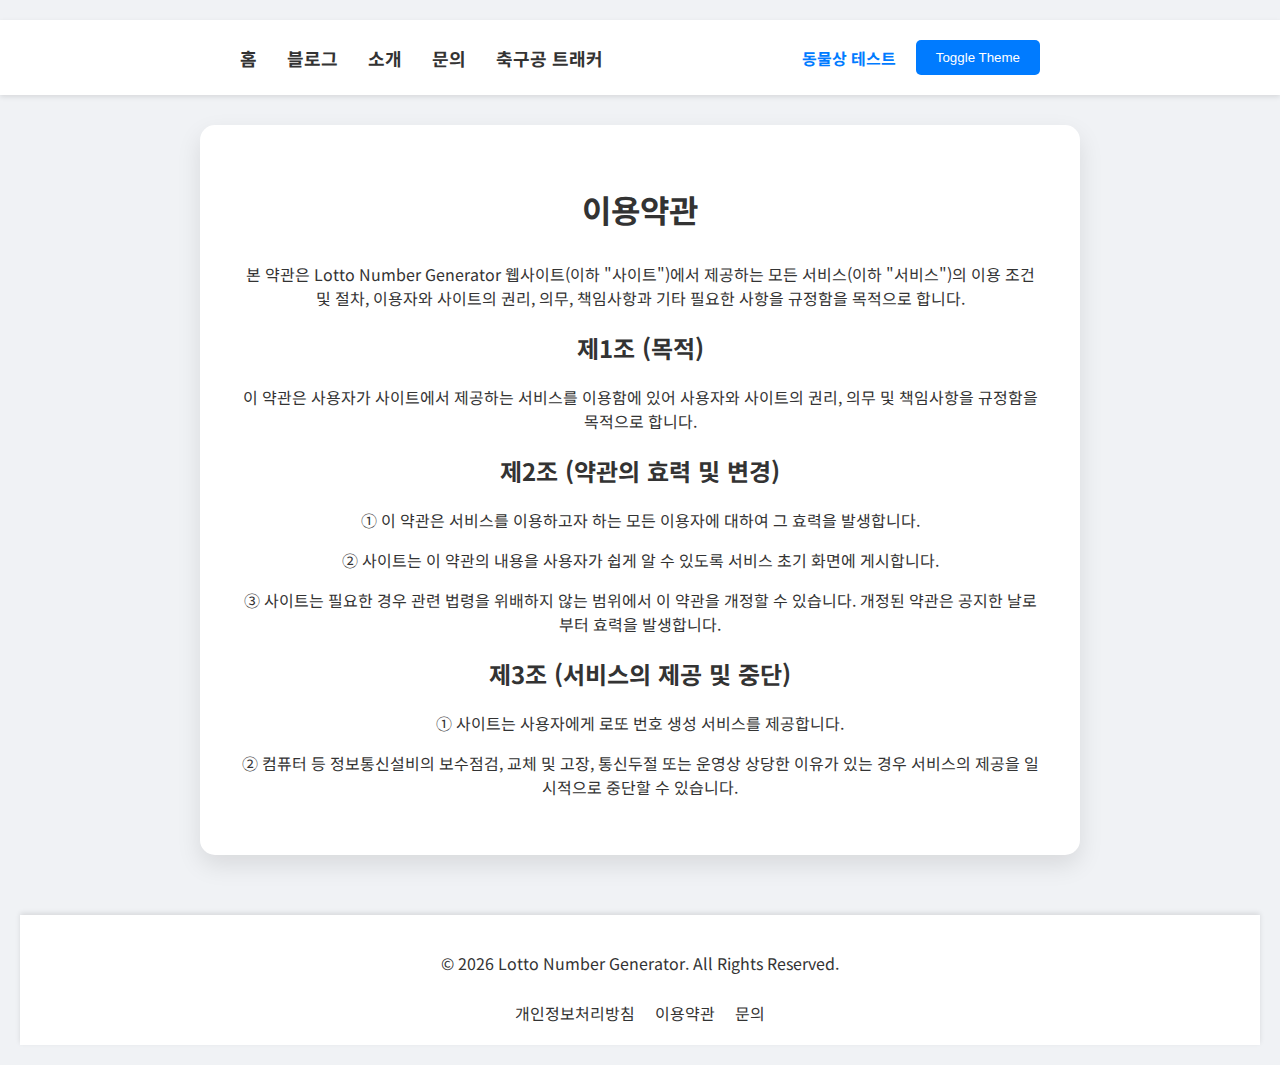
<file: terms.html>
<!DOCTYPE html>
<html lang="ko">
<head>
    <meta charset="UTF-8">
    <meta name="viewport" content="width=device-width, initial-scale=1.0">
    <title>이용약관 - Lotto Number Generator</title>
    <link rel="stylesheet" href="style.css">
</head>
<body>
    <header>
        <div class="header-container">
            <nav>
                <ul>
                    <li><a href="index.html">홈</a></li>
                    <li><a href="blog.html">블로그</a></li>
                    <li><a href="about.html">소개</a></li>
                    <li><a href="contact.html">문의</a></li>
                    <li><a href="soccer_tracker.html">축구공 트래커</a></li>
                </ul>
            </nav>
            <div class="theme-toggle-container">
                <a href="animal_face_test.html" class="nav-link">동물상 테스트</a>
                <button id="theme-toggle">Toggle Theme</button>
            </div>
        </div>
    </header>
    <div class="container">
        <h1>이용약관</h1>
        <p>본 약관은 Lotto Number Generator 웹사이트(이하 "사이트")에서 제공하는 모든 서비스(이하 "서비스")의 이용 조건 및 절차, 이용자와 사이트의 권리, 의무, 책임사항과 기타 필요한 사항을 규정함을 목적으로 합니다.</p>
        <h2>제1조 (목적)</h2>
        <p>이 약관은 사용자가 사이트에서 제공하는 서비스를 이용함에 있어 사용자와 사이트의 권리, 의무 및 책임사항을 규정함을 목적으로 합니다.</p>
        <h2>제2조 (약관의 효력 및 변경)</h2>
        <p>① 이 약관은 서비스를 이용하고자 하는 모든 이용자에 대하여 그 효력을 발생합니다.</p>
        <p>② 사이트는 이 약관의 내용을 사용자가 쉽게 알 수 있도록 서비스 초기 화면에 게시합니다.</p>
        <p>③ 사이트는 필요한 경우 관련 법령을 위배하지 않는 범위에서 이 약관을 개정할 수 있습니다. 개정된 약관은 공지한 날로부터 효력을 발생합니다.</p>
        <h2>제3조 (서비스의 제공 및 중단)</h2>
        <p>① 사이트는 사용자에게 로또 번호 생성 서비스를 제공합니다.</p>
        <p>② 컴퓨터 등 정보통신설비의 보수점검, 교체 및 고장, 통신두절 또는 운영상 상당한 이유가 있는 경우 서비스의 제공을 일시적으로 중단할 수 있습니다.</p>
    </div>
    <footer>
        <div class="footer-container">
            <p>&copy; 2026 Lotto Number Generator. All Rights Reserved.</p>
            <ul>
                <li><a href="privacy.html">개인정보처리방침</a></li>
                <li><a href="terms.html">이용약관</a></li>
                <li><a href="contact.html">문의</a></li>
            </ul>
        </div>
    </footer>
    <script src="main.js"></script>
</body>
</html>
</file>
<file: style.css>
@import url('https://fonts.googleapis.com/css2?family=Noto+Sans+KR:wght@400;700&display=swap');

:root {
    --background-color: #f0f2f5;
    --container-background: #ffffff;
    --text-color: #333;
    --button-background: #007BFF;
    --button-hover: #0056b3;
    --number-background: #4CAF50;
    --number-text: white;
    --input-border-color: #ccc;
    --input-focus-border-color: #007BFF;
}

body {
    font-family: 'Noto Sans KR', sans-serif;
    display: flex;
    flex-direction: column; /* Allow forms to stack vertically */
    justify-content: center;
    align-items: center;
    min-height: 100vh; /* Use min-height to allow content to expand */
    margin: 0;
    padding: 20px; /* Add some padding around content */
    background-color: var(--background-color);
    color: var(--text-color);
    transition: background-color 0.3s, color 0.3s;
}


body.dark-mode {
    --background-color: #121212;
    --container-background: #1e1e1e;
    --text-color: #e0e0e0;
    --button-background: #0d6efd;
    --button-hover: #0a58ca;
    --number-background: #28a745;
    --input-border-color: #555;
    --input-focus-border-color: #0d6efd;
}

.theme-toggle-container {
    display: flex;
    align-items: center;
    gap: 20px;
}

#theme-toggle {
    padding: 10px 20px;
    border: none;
    border-radius: 5px;
    background-color: var(--button-background);
    color: white;
    cursor: pointer;
    transition: background-color 0.3s;
}

#theme-toggle:hover {
    background-color: var(--button-hover);
}

.container {
    text-align: center;
    padding: 40px;
    border-radius: 15px;
    background-color: var(--container-background);
    box-shadow: 0 10px 25px rgba(0, 0, 0, 0.1);
    transition: background-color 0.3s;
    margin-bottom: 30px; /* Space between containers */
    max-width: 800px; /* Unified max-width */
    width: 100%; /* Make it responsive */
}

h1 {
    margin-bottom: 30px;
    color: var(--text-color);
}

.numbers-container {
    display: flex;
    justify-content: center;
    gap: 15px;
    margin-bottom: 40px;
    flex-wrap: wrap; /* Allow numbers to wrap on smaller screens */
}

.number {
    display: flex;
    justify-content: center;
    align-items: center;
    width: 60px;
    height: 60px;
    border-radius: 50%;
    background-color: var(--number-background);
    color: var(--number-text);
    font-size: 24px;
    font-weight: bold;
    box-shadow: 0 4px 8px rgba(0, 0, 0, 0.2);
    transition: transform 0.3s ease, background-color 0.3s;
}

.number:hover {
    transform: scale(1.1);
}

.generate-btn {
    padding: 15px 30px;
    border: none;
    border-radius: 10px;
    background-color: var(--button-background);
    color: white;
    font-size: 18px;
    cursor: pointer;
    transition: background-color 0.3s ease;
}

.generate-btn:hover {
    background-color: var(--button-hover);
}

/* Header and Navigation */
header {
    width: 100%;
    background-color: var(--container-background);
    box-shadow: 0 2px 5px rgba(0,0,0,0.1);
    padding: 20px;
    margin-bottom: 30px;
    display: flex;
    justify-content: center;
}

.header-container {
    width: 100%;
    max-width: 800px; /* Same as container */
    display: flex;
    justify-content: space-between;
    align-items: center;
}

header nav ul {
    list-style: none;
    padding: 0;
    margin: 0;
    display: flex;
    gap: 30px;
}

header nav a {
    text-decoration: none;
    color: var(--text-color);
    font-weight: bold;
    font-size: 18px;
    transition: color 0.3s;
}

header nav a:hover {
    color: var(--button-background);
}

/* Footer */
footer {
    width: 100%;
    background-color: var(--container-background);
    padding: 20px 0;
    margin-top: 30px;
    text-align: center;
    box-shadow: 0 -2px 5px rgba(0,0,0,0.1);
}

footer ul {
    list-style: none;
    padding: 0;
    margin: 10px 0 0 0;
    display: flex;
    justify-content: center;
    gap: 20px;
}

footer a {
    text-decoration: none;
    color: var(--text-color);
    transition: color 0.3s;
}

footer a:hover {
    color: var(--button-background);
}

.footer-container {
    width: 100%;
    max-width: 800px; /* Same as container and header-container */
    margin: 0 auto; /* Center the container */
    padding: 0 20px; /* Add horizontal padding inside */
    display: flex; /* Make it a flex container */
    flex-direction: column; /* Stack children vertically */
    align-items: center; /* Center items horizontally */
    text-align: center;
}

/* Blog Styles */
.blog-list {
    margin-top: 30px;
}

.blog-post-summary {
    background-color: var(--container-background);
    padding: 20px;
    border-radius: 10px;
    margin-bottom: 20px;
    box-shadow: 0 4px 8px rgba(0,0,0,0.1);
    text-align: left;
}

.blog-post-summary h2 a {
    text-decoration: none;
    color: var(--text-color);
    transition: color 0.3s;
}

.blog-post-summary h2 a:hover {
    color: var(--button-background);
}

.blog-post-summary p {
    margin-top: 10px;
    line-height: 1.6;
}

.blog-post-summary span {
    display: block;
    margin-top: 15px;
    color: #888;
    font-size: 14px;
}

article {
    background-color: var(--container-background);
    padding: 40px;
    border-radius: 15px;
    box-shadow: 0 10px 25px rgba(0, 0, 0, 0.1);
    max-width: 800px;
    margin: 0 auto;
    text-align: left;
    line-height: 1.8;
}

article h1, article h2 {
    margin-bottom: 20px;
}

article p {
    margin-bottom: 20px;
}

article em {
    color: #888;
    font-style: normal;
}

/* Search Bar Styles */
.search-bar-container {
    margin: 30px 0;
    display: flex;
    justify-content: center;
    align-items: center;
    width: 100%;
    max-width: 500px;
}

#blog-search {
    width: 100%;
    padding: 12px 20px;
    border: 1px solid var(--input-border-color);
    border-radius: 25px 0 0 25px;
    font-size: 16px;
    background-color: var(--container-background);
    color: var(--text-color);
    outline: none;
}

#search-btn {
    padding: 12px 20px;
    border: none;
    background-color: var(--button-background);
    color: white;
    border-radius: 0 25px 25px 0;
    cursor: pointer;
    font-size: 16px;
    transition: background-color 0.3s;
}

#search-btn:hover {
    background-color: var(--button-hover);
}


/* Contact Form Specific Styles */
.contact-form-container h2 {
    margin-bottom: 25px;
    color: var(--text-color);
    font-size: 28px;
}

.form-group {
    margin-bottom: 20px;
    text-align: left;
}

.form-group label {
    display: block;
    margin-bottom: 8px;
    font-weight: bold;
    color: var(--text-color);
}

.form-group input[type="text"],
.form-group input[type="email"],
.form-group textarea {
    width: calc(100% - 20px); /* Account for padding */
    padding: 12px 10px;
    border: 1px solid var(--input-border-color);
    border-radius: 8px;
    font-size: 16px;
    background-color: var(--container-background);
    color: var(--text-color);
    transition: border-color 0.3s, background-color 0.3s, color 0.3s;
}

.form-group input[type="text"]:focus,
.form-group input[type="email"]:focus,
.form-group textarea:focus {
    border-color: var(--input-focus-border-color);
    outline: none;
    box-shadow: 0 0 0 3px rgba(0, 123, 255, 0.25);
}

.submit-btn {
    padding: 15px 30px;
    border: none;
    border-radius: 10px;
    background-color: var(--button-background);
    color: white;
    font-size: 18px;
    cursor: pointer;
    transition: background-color 0.3s ease;
    width: 100%; /* Make button full width */
    margin-top: 10px;
}

.submit-btn:hover {
    background-color: var(--button-hover);
}

.nav-link {
    display: inline-block;
    color: var(--button-background);
    text-decoration: none;
    font-weight: bold;
}

.nav-link:hover {
    text-decoration: underline;
}

/* Giscus Specific Styles */
.giscus-container {
    margin-top: 30px;
    padding: 20px;
    border: 1px solid var(--input-border-color);
    border-radius: 8px;
    background-color: var(--container-background);
    box-shadow: 0 2px 10px rgba(0, 0, 0, 0.05);
}

.giscus-container {
    margin-top: 30px;
    padding: 20px;
    border: 1px solid var(--input-border-color);
    border-radius: 8px;
    background-color: var(--container-background);
    box-shadow: 0 2px 10px rgba(0, 0, 0, 0.05);
}

/* Animal Face Test Specific Styles */
.input-selection {
    margin-bottom: 20px;
}

.input-selection .select-btn {
    padding: 10px 20px;
    border: 1px solid var(--button-background);
    border-radius: 8px;
    background-color: transparent;
    color: var(--button-background);
    cursor: pointer;
    transition: all 0.3s ease;
    margin: 0 5px;
}

.input-selection .select-btn:hover {
    background-color: var(--button-hover);
    color: white;
}

.input-selection .select-btn.active {
    background-color: var(--button-background);
    color: white;
}

.input-section {
    margin-bottom: 20px;
    padding: 15px;
    border: 1px dashed var(--input-border-color);
    border-radius: 8px;
}

.input-section.hidden {
    display: none;
}

#webcam-container canvas {
    border-radius: 8px;
    border: 1px solid var(--input-border-color);
}

#image-upload {
    display: block;
    margin: 10px auto;
    padding: 10px;
    border: 1px solid var(--input-border-color);
    border-radius: 8px;
    background-color: var(--container-background);
    color: var(--text-color);
}

#image-preview {
    border-radius: 8px;
    border: 1px solid var(--input-border-color);
}

.action-btn {
    margin-top: 15px;
    width: auto;
}

#result-section {
    margin-top: 30px;
    padding: 20px;
    border: 1px solid var(--input-border-color);
    border-radius: 8px;
    background-color: var(--container-background);
    box-shadow: 0 2px 10px rgba(0, 0, 0, 0.05);
}

#result-section h2 {
    margin-bottom: 15px;
    font-size: 24px;
}

#label-container div {
    margin-bottom: 8px;
    font-size: 1.1em;
}

.chart-container {
    position: relative;
    margin: 20px auto;
    height: 200px; /* Fixed height for chart */
    width: 80%;
}

.loading-spinner {
    border: 4px solid #f3f3f3;
    border-top: 4px solid var(--button-background);
    border-radius: 50%;
    width: 30px;
    height: 30px;
    animation: spin 2s linear infinite;
    margin: 20px auto;
}

@keyframes spin {
    0% { transform: rotate(0deg); }
    100% { transform: rotate(360deg); }
}
</file>
